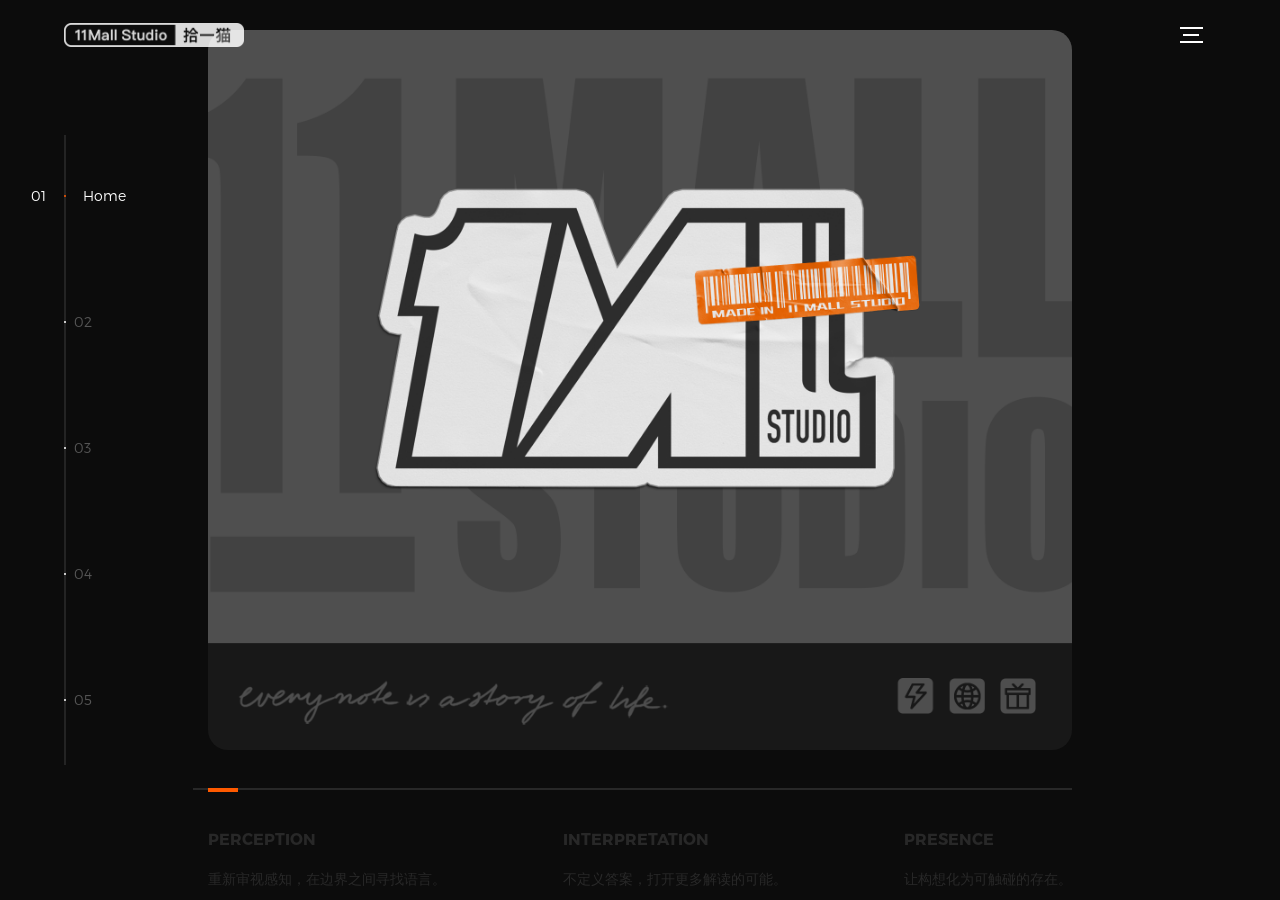
<file: index.html>
<!DOCTYPE html>
<html lang="zh-CN">
<head>
<title>11Mall Studio · 拾一猫工作室</title>
<meta charset="utf-8">
<meta name="viewport" content="width=device-width, initial-scale=1">
<meta http-equiv="X-UA-Compatible" content="IE=edge">
<meta name="description" content="HTML5 website template">
<meta name="keywords" content="">
<meta name="author" content="">
<link rel="stylesheet" href="assets/css/main.css">
</head>
	
<!-- CDN 加速 -->	
<script> 
const cdnPrefix = "https://cdn.jsdelivr.net/gh/11MallStudio/X@main/";
// 原始github pages基础地址，降级冗余
const originPrefix = "https://11mallstudio.github.io/X/";

document.querySelectorAll("img").forEach(img => {
  const rawSrc = img.getAttribute("src");
  // 只处理相对路径图片，跳过外链、base64内嵌图
  if (!rawSrc || rawSrc.startsWith("http") || rawSrc.startsWith("data:")) return;

  const cdnSrc = cdnPrefix + rawSrc;
  const originSrc = originPrefix + rawSrc;

  // 先尝试加载CDN地址
  const testImg = new Image();
  testImg.src = cdnSrc;

  testImg.onload = () => {
    img.src = cdnSrc;
  };
  // CDN加载失败，自动切回github原生地址
  testImg.onerror = () => {
    img.src = originSrc;
    console.warn("CDN图片加载失败，自动降级：", rawSrc);
  };
});
</script>

	
<body>

<!-- 移动端横屏提示模块 -->
<div class="device-notification">
  <a class="device-notification--logo" href="#0">
    <img src="assets/img/logo.png" alt="logo">
  </a>
  <p class="device-notification--message">11Mall Studio has so much to offer that we must request you orient your device to portrait or find a larger screen. You won't be disappointed.</p>
  <p class="device-notification--message">请切换竖屏浏览，以获得最佳体验！</p>
</div>

<div class="perspective effect-rotate-left">
  <div class="container"><div class="outer-nav--return"></div>
    <div id="viewport" class="l-viewport">
      <div class="l-wrapper">
        <!-- 页面头部：Logo + 按钮 + 移动端菜单开关 -->
        <header class="header">
          <a class="header--logo" href="#0">
            <img src="assets/img/logo.png" alt="logo">
          </a>
          <button class="header--cta cta">Custom Designed</button>
          <div class="header--nav-toggle">
            <span></span>
          </div>
        </header>

        <!-- 左侧侧边导航 -->
        <nav class="l-side-nav">
          <ul class="side-nav">
            <li class="is-active"><span>Home</span></li>
            <li><span>Works</span></li>
            <li><span>About</span></li>
            <li><span>Contact</span></li>
            <li><span>Hire us</span></li>
          </ul>
        </nav>

        <!-- 主内容区域，多页面滑动切换 -->
        <ul class="l-main-content main-content">
          <!-- ========== 首页 Home ========== -->
          <li class="l-section section section--is-active">
            <div class="intro">
              <div class="intro--banner">
                <img src="assets/img/about-us.png" alt="Welcome">
              </div>
              <div class="intro--options">
                <!-- 三栏文字链接 -->
                <a href="#0">
                  <h3>Perception</h3>
                  <p>重新审视感知，在边界之间寻找语言。</p>
                </a>
                <a href="#0">
                  <h3>Interpretation</h3>
                  <p>不定义答案，打开更多解读的可能。</p>
                </a>
                <a href="#0">
                  <h3>Presence</h3>
                  <p>让构想化为可触碰的存在。</p>
                </a>
              </div>
            </div>
          </li>

          <!-- ========== Works 作品页 ========== -->
          <li class="l-section section">
            <div class="work">
              <h2>在售商品</h2>
              <div class="work--lockup">
                <ul class="slider">
                  <li class="slider--item slider--item-left">
                    <a href="#0">
                      <div class="slider--item-image">
                        <img src="assets/img/sku/SKU-pack2.png" alt="SKU-1">
                      </div>
                      <p class="slider--item-title">【定制】迷你专辑 塑封版</p>
                      <p class="slider--item-description">质感通透，支持个性化定制，带挂孔可挂饰，轻触NFC播放歌曲。</p>
                    </a>
                  </li>
                  <li class="slider--item slider--item-center">
                    <a href="#0">
                      <div class="slider--item-image">
                        <img src="assets/img/sku/SKU-pack1.png" alt="SKU-0">
                      </div>
                      <p class="slider--item-title">【定制】迷你专辑</p>
                      <p class="slider--item-description">质感通透，支持个性化定制，带挂孔可挂饰，轻触NFC播放歌曲。</p>
                    </a>
                  </li>
                  <li class="slider--item slider--item-right">
                    <a href="#0">
                      <div class="slider--item-image">
                        <img src="assets/img/sku/SKU-stgj1.png" alt="SKU-2">
                      </div>
                      <p class="slider--item-title">【IU】迷你专辑 塑封版</p>
                      <p class="slider--item-description">1:1复刻经典，塑封包装亦可收藏送礼，内置NFC可轻触播放歌曲。</p>
                    </a>
                  </li>
                </ul>
                <div class="slider--prev">
                  <svg version="1.1" id="Layer_1" xmlns="http://www.w3.org/2000/svg" xmlns:xlink="http://www.w3.org/1999/xlink" x="0px" y="0px"
                  viewBox="0 0 150 118" style="enable-background:new 0 0 150 118;" xml:space="preserve">
                  <g transform="translate(0.000000,118.000000) scale(0.100000,-0.100000)">
                    <path d="M561,1169C525,1155,10,640,3,612c-3-13,1-36,8-52c8-15,134-145,281-289C527,41,562,10,590,10c22,0,41,9,61,29
                    c55,55,49,64-163,278L296,510h575c564,0,576,0,597,20c46,43,37,109-18,137c-19,10-159,13-590,13l-565,1l182,180
                    c101,99,187,188,193,199c16,30,12,57-12,84C631,1174,595,1183,561,1169z"/>
                  </g>
                  </svg>
                </div>
                <div class="slider--next">
                  <svg version="1.1" id="Layer_1" xmlns="http://www.w3.org/2000/svg" xmlns:xlink="http://www.w3.org/1999/xlink" x="0px" y="0px" viewBox="0 0 150 118" style="enable-background:new 0 0 150 118;" xml:space="preserve">
                  <g transform="translate(0.000000,118.000000) scale(0.100000,-0.100000)">
                    <path d="M870,1167c-34-17-55-57-46-90c3-15,81-100,194-211l187-185l-565-1c-431,0-571-3-590-13c-55-28-64-94-18-137c21-20,33-20,597-20h575l-192-193C800,103,794,94,849,39c20-20,39-29,61-29c28,0,63,30,298,262c147,144,272,271,279,282c30,51,23,60-219,304C947,1180,926,1196,870,1167z"/>
                  </g>
                  </svg>
                </div>
              </div>
            </div>
          </li>

          <!-- ========== About 关于页 ========== -->
          <li class="l-section section">
            <div class="about">
              <div class="about--banner">
                <h2>页面构建中</h2>
                <a href="https://11ms.taobao.com">SHOP
                  <span>
                    <svg version="1.1" id="Layer_1" xmlns="http://www.w3.org/2000/svg" xmlns:xlink="http://www.w3.org/1999/xlink" x="0px" y="0px" viewBox="0 0 150 118" style="enable-background:new 0 0 150 118;" xml:space="preserve">
                    <g transform="translate(0.000000,118.000000) scale(0.100000,-0.100000)">
                      <path d="M870,1167c-34-17-55-57-46-90c3-15,81-100,194-211l187-185l-565-1c-431,0-571-3-590-13c-55-28-64-94-18-137c21-20,33-20,597-20h575l-192-193C800,103,794,94,849,39c20-20,39-29,61-29c28,0,63,30,298,262c147,144,272,271,279,282c30,51,23,60-219,304C947,1180,926,1196,870,1167z"/>
                    </g>
                    </svg>
                  </span>
                </a>
                <img src="assets/img/about-visual.png" alt="About Us">
              </div>
              <div class="about--options">
                <a href="#0">
                  <h3>SKU 1</h3>
                </a>
                <a href="#0">
                  <h3>SKU 2</h3>
                </a>
                <a href="#0">
                  <h3>SKU 3</h3>
                </a>
              </div>
            </div>
          </li>

          <!-- ========== Contact 联系页 ========== -->
          <li class="l-section section">
            <div class="contact">
              <div class="contact--lockup">
                <div class="modal">
                  <div class="modal--information">
                    <p>淘宝：拾一猫来了</p>
                    <a href="">公众号：拾一猫来了</a>
                    <a href="mailto:service@11mallstudio.com">service@11mallstudio.com</a>
                  </div>
                  <ul class="modal--options">
					<li><a href="https://11ms.taobao.com">Taobao</a></li>
					<li><a href="#0">Wechat</a></li>
                    <li><a href="mailto:service@11mallstudio.com">Contact us</a></li>
                  </ul>
                </div>
              </div>
            </div>
          </li>

          <!-- ========== Hire us 委托表单页 ========== -->
          <li class="l-section section">
            <div class="hire">
              <h2>COMING SOON</h2>
				<h2>页面构建中... 敬请期待...</h2>
              <!-- checkout formspree.io for easy form setup >
              <form class="work-request">
                <div class="work-request--options">
                  <span class="options-a">
                    <input id="opt-1" type="checkbox" value="app design">
                    <label for="opt-1">
                      <svg version="1.1" id="Layer_1" xmlns="http://www.w3.org/2000/svg" xmlns:xlink="http://www.w3.org/1999/xlink" x="0px" y="0px"
                      viewBox="0 0 150 111" style="enable-background:new 0 0 150 111;" xml:space="preserve">
                      <g transform="translate(0.000000,111.000000) scale(0.100000,-0.100000)">
                        <path d="M950,705L555,310L360,505C253,612,160,700,155,700c-6,0-44-34-85-75l-75-75l278-278L550-5l475,475c261,261,475,480,475,485c0,13-132,145-145,145C1349,1100,1167,922,950,705z"/>
                      </g>
                      </svg>
                      App Design
                    </label>
                    <input id="opt-2" type="checkbox" value="graphic design">
                    <label for="opt-2">
                      <svg version="1.1" id="Layer_1" xmlns="http://www.w3.org/2000/svg" xmlns:xlink="http://www.w3.org/1999/xlink" x="0px" y="0px"
                      viewBox="0 0 150 111" style="enable-background:new 0 0 150 111;" xml:space="preserve">
                      <g transform="translate(0.000000,111.000000) scale(0.100000,-0.100000)">
                        <path d="M950,705L555,310L360,505C253,612,160,700,155,700c-6,0-44-34-85-75l-75-75l278-278L550-5l475,475c261,261,475,480,475,485c0,13-132,145-145,145C1349,1100,1167,922,950,705z"/>
                      </g>
                      </svg>
                      Graphic Design
                    </label>
                    <input id="opt-3" type="checkbox" value="motion design">
                    <label for="opt-3">
                      <svg version="1.1" id="Layer_1" xmlns="http://www.w3.org/2000/svg" xmlns:xlink="http://www.w3.org/1999/xlink" x="0px" y="0px"
                      viewBox="0 0 150 111" style="enable-background:new 0 0 150 111;" xml:space="preserve">
                      <g transform="translate(0.000000,111.000000) scale(0.100000,-0.100000)">
                        <path d="M950,705L555,310L360,505C253,612,160,700,155,700c-6,0-44-34-85-75l-75-75l278-278L550-5l475,475c261,261,480,480,475,485c0,13-132,145-145,145C1349,1100,1167,922,950,705z"/>
                      </g>
                      </svg>
                      Motion Design
                    </label>
                  </span>
                  <span class="options-b">
                    <input id="opt-4" type="checkbox" value="ux design">
                    <label for="opt-4">
                      <svg version="1.1" id="Layer_1" xmlns="http://www.w3.org/2000/svg" xmlns:xlink="http://www.w3.org/1999/xlink" x="0px" y="0px"
                      viewBox="0 0 150 111" style="enable-background:new 0 0 150 111;" xml:space="preserve">
                      <g transform="translate(0.000000,111.000000) scale(0.100000,-0.100000)">
                        <path d="M950,705L555,310L360,505C253,612,160,700,155,700c-6,0-44-34-85-75l-75-75l278-278L550-5l475,475c261,261,475,480,475,485c0,13-132,145-145,145C1349,1100,1167,922,950,705z"/>
                      </g>
                      </svg>
                      UX Design
                    </label>
                    <input id="opt-5" type="checkbox" value="webdesign">
                    <label for="opt-5">
                      <svg version="1.1" id="Layer_1" xmlns="http://www.w3.org/2000/svg" xmlns:xlink="http://www.w3.org/1999/xlink" x="0px" y="0px"
                      viewBox="0 0 150 111" style="enable-background:new 0 0 150 111;" xml:space="preserve">
                      <g transform="translate(0.000000,111.000000) scale(0.100000,-0.100000)">
                        <path d="M950,705L555,310L360,505C253,612,160,700,155,700c-6,0-44-34-85-75l-75-75l278-278L550-5l475,475c261,261,475,480,475,485c0,13-132,145-145,145C1349,1100,1167,922,950,705z"/>
                      </g>
                      </svg>
                      Webdesign
                    </label>
                    <input id="opt-6" type="checkbox" value="marketing">
                    <label for="opt-6">
                      <svg version="1.1" id="Layer_1" xmlns="http://www.w3.org/2000/svg" xmlns:xlink="http://www.w3.org/1999/xlink" x="0px" y="0px"
                      viewBox="0 0 150 111" style="enable-background:new 0 0 150 111;" xml:space="preserve">
                      <g transform="translate(0.000000,111.000000) scale(0.100000,-0.100000)">
                        <path d="M950,705L555,310L360,505C253,612,160,700,155,700c-6,0-44-34-85-75l-75-75l278-278L550-5l475,475c261,261,475,480,475,485c0,13-132,145-145,145C1349,1100,1167,922,950,705z"/>
                      </g>
                      </svg>
                      Marketing
                    </label>
                  </span>
                </div>
                <div class="work-request--information">
                  <div class="information-name">
                    <input id="name" type="text" spellcheck="false">
                    <label for="name">Name</label>
                  </div>
                  <div class="information-email">
                    <input id="email" type="email" spellcheck="false">
                    <label for="email">Email</label>
                  </div>
                </div >
                <input type="submit" value="Send Request" -->
              </form>
            </div>
          </li>
        </ul>
      </div>
    </div>
  </div>
  <!-- 底部外侧导航 -->
  <ul class="outer-nav">
    <li class="is-active">Home</li>
    <li>Works</li>
    <li>About</li>
    <li>Contact</li>
    <li>Hire us</li>
  </ul>
</div>

<!-- JS脚本 -->
<script src="assets/js/vendor/jquery-2.2.4.min.js"></script>
<script>window.jQuery || document.write('<script src="assets/js/vendor/jquery-2.2.4.min.js"><\/script>')</script>
<script src="assets/js/functions-min.js"></script>
</body>
</html>
</file>
<file: assets/css/main.css>
/* =============================================
   字体引入：Montserrat 字重 900/700/400/300
   ============================================= */
@font-face {
    font-family: 'Montserrat';
    src: url("fonts/Montserrat-Black.eot");
    src: local("☺"),
        url("fonts/Montserrat-Black.woff") format("woff"),
        url("fonts/Montserrat-Black.ttf") format("truetype"),
        url("fonts/Montserrat-Black.svg") format("svg");
    font-weight: 900;
    font-style: normal;
}
@font-face {
    font-family: 'Montserrat';
    src: url("fonts/Montserrat-Bold.eot");
    src: local("☺"),
        url("fonts/Montserrat-Bold.woff") format("woff"),
        url("fonts/Montserrat-Bold.ttf") format("truetype"),
        url("fonts/Montserrat-Bold.svg") format("svg");
    font-weight: 700;
    font-style: normal;
}
@font-face {
    font-family: 'Montserrat';
    src: url("fonts/Montserrat-Regular.eot");
    src: local("☺"),
        url("fonts/Montserrat-Regular.woff") format("woff"),
        url("fonts/Montserrat-Regular.ttf") format("truetype"),
        url("fonts/Montserrat-Regular.svg") format("svg");
    font-weight: 400;
    font-style: normal;
}
@font-face {
    font-family: 'Montserrat';
    src: url("fonts/Montserrat-Light.eot");
    src: local("☺"),
        url("fonts/Montserrat-Light.woff") format("woff"),
        url("fonts/Montserrat-Light.ttf") format("truetype"),
        url("fonts/Montserrat-Light.svg") format("svg");
    font-weight: 300;
    font-style: normal;
}

/* =============================================
   normalize.css v3.0.2 基础重置（保留原版，保证兼容性）
   ============================================= */
html {
    font-family: sans-serif;
    -ms-text-size-adjust: 100%;
    -webkit-text-size-adjust: 100%;
}
body {
    margin: 0;
}
article, aside, details, figcaption, figure, footer, header, hgroup, main, menu, nav, section, summary {
    display: block;
}
audio, canvas, progress, video {
    display: inline-block;
    vertical-align: baseline;
}
audio:not([controls]) {
    display: none;
    height: 0;
}
[hidden], template {
    display: none;
}
a {
    background-color: transparent;
}
a:active, a:hover {
    outline: 0;
}
abbr[title] {
    border-bottom: 1px dotted;
}
b, strong {
    font-weight: bold;
}
dfn {
    font-style: italic;
}
h1 {
    font-size: 2em;
    margin: 0.67em 0;
}
mark {
    background: #ff0;
    color: #000;
}
small {
    font-size: 80%;
}
sub, sup {
    font-size: 75%;
    line-height: 0;
    position: relative;
    vertical-align: baseline;
}
sup {
    top: -0.5em;
}
sub {
    bottom: -0.25em;
}
img {
    border: 0;
}
svg:not(:root) {
    overflow: hidden;
}
figure {
    margin: 1em 40px;
}
hr {
    box-sizing: content-box;
    height: 0;
}
pre {
    overflow: auto;
}
code, kbd, pre, samp {
    font-family: monospace, monospace;
    font-size: 1em;
}
button, input, optgroup, select, textarea {
    color: inherit;
    font: inherit;
    margin: 0;
}
button {
    overflow: visible;
}
button, select {
    text-transform: none;
}
button, html input[type="button"], input[type="reset"], input[type="submit"] {
    -webkit-appearance: button;
    cursor: pointer;
}
button[disabled], html input[disabled] {
    cursor: default;
}
button::-moz-focus-inner, input::-moz-focus-inner {
    border: 0;
    padding: 0;
}
input {
    line-height: normal;
}
input[type="checkbox"], input[type="radio"] {
    box-sizing: border-box;
    padding: 0;
}
input[type="number"]::-webkit-inner-spin-button, input[type="number"]::-webkit-outer-spin-button {
    height: auto;
}
input[type="search"] {
    -webkit-appearance: textfield;
    box-sizing: content-box;
}
input[type="search"]::-webkit-search-cancel-button, input[type="search"]::-webkit-search-decoration {
    -webkit-appearance: none;
}
fieldset {
    border: 1px solid #c0c0c0;
    margin: 0 2px;
    padding: 0.35em 0.625em 0.75em;
}
legend {
    border: 0;
    padding: 0;
}
textarea {
    overflow: auto;
}
optgroup {
    font-weight: bold;
}
table {
    border-collapse: collapse;
    border-spacing: 0;
}
td, th {
    padding: 0;
}

/* 选中文字样式 */
::-moz-selection {
    background: #FFF498;
}
::selection {
    background: #FFF498;
}
img::-moz-selection {
    background: transparent;
}
img::selection {
    background: transparent;
}
body {
    -webkit-tap-highlight-color: #FFF498;
}

/* =============================================
   全局基础样式
   ============================================= */
body {
    background-color: #0c0c0c;
    font-size: 14px;
    line-height: 1.6;
    font-family: "Montserrat", sans-serif;
    color: #fff;
    -webkit-font-smoothing: antialiased;
    -webkit-text-size-adjust: 100%;
}

/* 主视口容器 */
.l-viewport {
    position: relative;
    width: 100%;
    height: 100vh;
    box-shadow: 0 0 45px 5px rgba(0, 0, 0, 0.85);
    overflow: hidden;
}
.l-wrapper {
    position: relative;
    width: 1440px;
    max-width: 90%;
    height: 100%;
    margin: 0 auto;
}

/* 左侧侧边导航栏 */
.l-side-nav {
    position: absolute;
    left: 0;
    display: flex;
    height: 100%;
    align-items: center;
}
.l-side-nav::before {
    content: "";
    position: absolute;
    top: 50%;
    left: 0;
    transform: translateY(-50%);
    width: 2px;
    height: 70%;
    max-height: 750px;
    background-color: #555;
    opacity: .35;
    z-index: 10;
}
@media (max-width: 1180px) {
    .l-side-nav {
        display: none;
    }
}

/* 主内容区域，各个section的容器 */
.l-main-content {
    position: relative;
    width: 100%;
    height: 100%;
    margin: 0;
    padding: 0;
    list-style: none;
}
.l-section {
    position: absolute;
    width: 100%;
    height: 100%;
}

/* 小尺寸设备提示弹窗 */
.device-notification {
    display: none;
    position: fixed;
    top: 0;
    left: 0;
    width: 100%;
    height: 100%;
    flex-direction: column;
    align-items: center;
    justify-content: center;
    background-color: #0c0c0c;
    z-index: 12;
}
.device-notification--logo {
    display: flex;
    align-items: center;
    text-decoration: none;
    color: #fff;
}
.device-notification--logo img {
	width: 180px;
	height: auto;
}
.device-notification--message {
    width: 70%;
    margin: 30px 0 0 0;
    font-weight: 700;
    text-align: center;
}
/* 横屏：触发限制弹窗 */
@media (min-width: 360px) and (max-width: 999px) and (orientation: landscape) {
    .device-notification {
        display: flex;
    }
}
/* 竖屏：窄且矮的设备 */
@media (max-width: 767px) and (min-width: 601px) and (max-height: 680px) {
    .device-notification {
        display: flex;
    }
}
@media (max-width: 600px) and (min-width: 480px) and (max-height: 580px) {
    .device-notification {
        display: flex;
    }
}
@media(max-width: 359px) {
    .device-notification {
        display: flex;
    }
}

/* 页面切换动画：section 显隐、上下位移 */
.section {
    opacity: 0;
    visibility: hidden;
    transition: opacity .4s ease-in-out, visibility 0s .4s;
}
.section--is-active {
    opacity: 1;
    visibility: visible;
    z-index: 1;
    transition: opacity .4s ease-in-out .4s;
}
.section--next {
    transform: translateY(-45px);
    transition: transform .4s ease-in-out;
}
.section--prev {
    transform: translateY(45px);
    transition: transform .4s ease-in-out;
}

/* =============================================
   顶部 Header 头部（logo + 汉堡菜单 + 按钮）
   ============================================= */
.header {
    position: absolute;
    top: 0;
    left: 0;
    display: flex;
    width: 100%;
    height: 70px;
    align-items: center;
    justify-content: space-between;
    z-index: 10;
}
.header--logo {
    display: flex;
    align-items: center;
    text-decoration: none;
    color: #fff;
	width: 180px;
	height: auto;
}
.header--logo img {
	width: 180px;
	height: auto;
}
.header--nav-toggle {
    display: flex;
    width: 50px;
    height: 50px;
    flex-direction: column;
    align-items: center;
    justify-content: center;
    cursor: pointer;
}
.header--nav-toggle span,
.header--nav-toggle::before,
.header--nav-toggle::after {
    content: "";
    position: relative;
    width: 16px;
    height: 2px;
    background-color: #fff;
}
.header--nav-toggle::before {
    bottom: 5px;
    width: 23px;
}
.header--nav-toggle::after {
    top: 5px;
    width: 23px;
}
.header--cta {
    position: absolute;
    top: 50%;
    left: 50%;
    transform: translate(-50%, -50%);
    padding: 0 20px;
    line-height: 30px;
    text-decoration: none;
    color: #fff;
    font-weight: 700;
    text-transform: uppercase;
    background-color: #ff5a00;
    border: none;
	border-radius: 20px;
    opacity: 0;
    visibility: hidden;
    transition: opacity .4s ease-in-out, visibility 0s .4s;
}
.header--cta:focus {
    outline: none;
}
.header--cta.is-active {
    opacity: 1;
    visibility: visible;
    transition: opacity .4s ease-in-out .4s;
}
@media (max-width: 767px) {
    .header--cta {
        display: none;
    }
}

/* 侧边导航序号列表 */
.side-nav {
    position: relative;
    display: flex;
    width: 100px;
    height: 70%;
    max-height: 750px;
    flex-direction: column;
    justify-content: space-around;
    margin: 0;
    padding: 0;
    list-style-position: inside;
    z-index: 10;
}
.side-nav>li {
    position: relative;
    top: -5px;
    color: #fff;
    font-size: 6px;
    cursor: pointer;
}
.side-nav>li span {
    position: relative;
    top: 3px;
    left: 10px;
    color: #fff;
    font-size: 14px;
    font-weight: 300;
    opacity: 0;
    visibility: hidden;
}
.side-nav>li::before {
    position: absolute;
    top: 3px;
    left: 10px;
    color: #555;
    font-size: 14px;
    font-weight: 300;
}
.side-nav li:nth-child(1)::before { content: "01"; }
.side-nav li:nth-child(2)::before { content: "02"; }
.side-nav li:nth-child(3)::before { content: "03"; }
.side-nav li:nth-child(4)::before { content: "04"; }
.side-nav li:nth-child(5)::before { content: "05"; }
.side-nav li.is-active {
    color: #ff5a00;
    transition: color .4s ease-in-out;
}
.side-nav li.is-active span {
    opacity: 1;
    visibility: visible;
    transition: opacity .4s ease-in-out;
}
.side-nav li.is-active::before {
    left: -33px;
    color: #fff;
}

/* =============================================
   首页 Intro 模块（Home页面）【这里是改动重点】
   ============================================= */
.intro {
    position: relative;
    display: flex;
    width: 900px;
    max-width: 75%;
    height: 100%;
    flex-direction: column;
    justify-content: center;
    margin: 0 auto;
}
@media (max-width: 1180px) {
    .intro {
        max-width: 100%;
    }
}
.intro--banner {
    position: relative;
    height: 800px;
}
.intro--banner::before {
    content: "";
    position: absolute;
    bottom: 20px;
    left: -15px;
    right: 0;
    height: 2px;
    background-color: #282828;
}
.intro--banner::after {
    content: "";
    position: absolute;
    bottom: 18px;
    left: 0;
    width: 30px;
    height: 4px;
    background-color: #ff5a00;
}
.intro--banner h1 {
    position: relative;
    font-size: 68px;
    font-weight: 900;
    line-height: 1;
    z-index: 1;
}
.intro--banner button {
    position: relative;
    padding: 5px 17px 5px 12px;
    font-weight: 700;
    text-transform: uppercase;
    background-color: transparent;
    border: none;
}
.intro--banner button .btn-background {
    position: absolute;
    top: 0;
    left: 23px;
    right: 0;
    height: 100%;
    background-color: #ff5a00;
    z-index: -1;
    transition: left .2s ease-in-out;
}
.intro--banner button:hover .btn-background {
    left: 0;
}
.intro--banner button:focus {
    outline: none;
}
.intro--banner button svg {
    position: relative;
    left: 5px;
    width: 15px;
    fill: #fff;
}
.intro--banner img {
  position: absolute;
  bottom: 60px;
  left: 50%;
  transform: translateX(-50%);
  width: 100%;
  height: auto;
  border-radius: 20px;
}

.intro--options {
    display: flex;
    justify-content: space-between;
    margin: 0;
    padding: 0;
    list-style: none;
}
.intro--options>a {
    max-width: 250px;
    text-decoration: none;
    color: #282828;
    transition: color .2s ease-in-out;
}
.intro--options>a:hover {
    color: #fff;
}
.intro--options h3 {
    font-size: 16px;
    text-transform: uppercase;
}
.intro--options p {
    margin-bottom: 0;
}
@media (max-width: 900px) {
    .intro--banner { height: 650px; }
    .intro--banner h1 { font-size: 55px; }
    .intro--options>a { margin-right: 30px; }
    .intro--options>a:last-child { margin-right: 0; }
}
@media (max-width: 767px) {
    .intro--banner { height: 600px; }
    .intro--banner h1 { font-size: 44px; }
    .intro--options { display: block; }
    .intro--options>a { display: block; max-width: 100%; margin: 0 0 30px 0; }
    .intro--options>a:last-child { margin-bottom: 0; }
}
@media (max-width: 600px) {
    .intro--banner { height: 500px; }
    .intro--banner h1 { font-size: 55px; }
}
@media (max-width: 600px) and (max-height: 750px) {
    .intro--banner { height: auto; }
    .intro--banner::before, .intro--banner::after { display: none; }
    .intro--banner h1 { margin-top: 0; }
    .intro--options { display: none; }
}

/* =============================================
   Work 作品轮播模块
   ============================================= */
.work {
    position: relative;
    display: flex;
    width: 960px;
    max-width: 80%;
    height: 100%;
    flex-direction: column;
    justify-content: center;
    margin: 0 auto;
}
@media (max-width: 1180px) {
    .work {
        max-width: 100%;
    }
}
.work h2 {
    margin: 0 0 20px 0;
    font-size: 30px;
    text-align: center;
}
.work--lockup {
    position: relative;
}
.work--lockup .slider {
    position: relative;
    display: flex;
    width: 80%;
    margin: 0 auto;
    padding: 0;
    list-style: none;
}
.work--lockup .slider--item {
    position: absolute;
    display: none;
    text-align: center;
}
.work--lockup .slider--item a {
    text-decoration: none;
    color: #858585;
}
.work--lockup .slider--item-title {
    margin-top: 10px;
    font-size: 12px;
    font-weight: 700;
    text-transform: uppercase;
}
.work--lockup .slider--item-description {
    display: none;
    max-width: 250px;
    margin: 0 auto;
}
.work--lockup .slider--item-image {
    width: 150px;
    height: auto;
    margin: 0 auto;
    overflow: visible;
}
.work--lockup .slider--item-image img {
    width: 100%;
    height: auto;
    object-fit: unset;
}
.work--lockup .slider--item-left {
    top: 50%;
    left: 0;
    transform: translateY(-50%);
    display: block;
}
.work--lockup .slider--item-right {
    top: 50%;
    right: 0;
    transform: translateY(-50%);
    display: block;
}
.work--lockup .slider--item-center {
    position: relative;
    top: 30px;
    left: 50%;
    transform: translateX(-50%);
    display: block;
}
.work--lockup .slider--item-center a {
    color: #fff;
}
.work--lockup .slider--item-center .slider--item-title {
    margin-top: 25px;
    font-size: 16px;
}
.work--lockup .slider--item-center .slider--item-description {
    display: block;
}
.work--lockup .slider--item-center .slider--item-image {
    width: 300px;
    height: auto;
}
.work--lockup .slider--next,
.work--lockup .slider--prev {
    position: absolute;
    top: 50%;
    transform: translateY(-50%);
    display: flex;
    width: 50px;
    height: 50px;
    align-items: center;
    justify-content: center;
    background-color: #282828;
    border-radius: 50%;
    cursor: pointer;
}
.work--lockup .slider--next svg,
.work--lockup .slider--prev svg {
    width: 20px;
    fill: #fff;
}
.work--lockup .slider--next {
    right: 0;
}
.work--lockup .slider--prev {
    left: 0;
}
@media (max-width: 900px) {
    .work--lockup .slider--item-image { width: 120px; height: auto; }
    .work--lockup .slider--item-center .slider--item-image { width: 240px; height: auto; }
    /* 移动端箭头同样保持居中，删掉固定top */
    .work--lockup .slider--next, .work--lockup .slider--prev {
        top: 50%;
        transform: translateY(-50%);
    }
}
@media (max-width: 767px) {
    .work--lockup .slider { width: 75%; }
    .work--lockup .slider--item-image { width: 90px; height: auto; }
    .work--lockup .slider--item-center .slider--item-image { width: 190px; height: auto; }
    /* 移动端箭头同样保持居中 */
    .work--lockup .slider--next, .work--lockup .slider--prev {
        top: 50%;
        transform: translateY(-50%);
    }
}
@media (max-width: 600px) {
    .work--lockup .slider { width: auto; }
    .work--lockup .slider--item-left, .work--lockup .slider--item-right { display: none; }
}

/* =============================================
   About 关于我们模块
   ============================================= */
.about {
    position: relative;
    display: flex;
    width: 900px;
    max-width: 75%;
    height: 100%;
    flex-direction: column;
    justify-content: center;
    margin: 0 auto;
}
@media (max-width: 1180px) {
    .about {
        max-width: 100%;
    }
}
.about--banner {
    position: relative;
    height: 475px;
}
.about--banner::before {
    content: "";
    position: absolute;
    top: 20px;
    left: 200px;
    transform: rotate(-25deg);
    border: 5px solid #ff5a00;
    border-right-color: transparent;
    border-bottom-color: transparent;
}
.about--banner::after {
    content: "";
    position: absolute;
    top: 75px;
    left: 400px;
    transform: rotate(45deg);
    width: 10px;
    height: 10px;
    background-color: #ff5a00;
}
.about--banner h2 {
    position: relative;
    margin-top: 35px;
    font-size: 68px;
    font-weight: 900;
    line-height: 1;
    z-index: 1;
}
.about--banner h2::before {
    content: "";
    position: absolute;
    top: 60px;
    left: 268px;
    width: 30px;
    height: 30px;
    background-color: #ff5a00;
    border-radius: 50%;
}
.about--banner h2::after {
    content: "";
    position: absolute;
    top: 255px;
    left: 255px;
    width: 10px;
    height: 10px;
    background-color: #ff5a00;
}
.about--banner a {
    padding: 5px 17px 5px 0;
    text-decoration: none;
    color: #fff;
    font-weight: 700;
    text-transform: uppercase;
    background-color: transparent;
}
.about--banner a:hover svg {
    left: 10px;
}
.about--banner a svg {
    position: relative;
    left: 5px;
    width: 15px;
    fill: #fff;
    transition: left .2s ease-in-out;
}
.about--banner img {
    position: absolute;
    bottom: -90px;
    right: -12px;
}
.about--options {
    display: flex;
    max-width: 600px;
    justify-content: space-between;
    margin: 0;
    padding: 0;
    list-style: none;
}
.about--options>a {
    position: relative;
    width: 150px;
    height: 75px;
    text-decoration: none;
    color: #fff;
    border: 6px solid #ff5a00;
	border-radius: 5px;
    background-position: center;
    background-size: cover;
    background-repeat: no-repeat;
}
.about--options>a:nth-child(1) { background-image: url("../img/about-1.jpg"); }
.about--options>a:nth-child(2) { background-image: url("../img/about-2.jpg"); }
.about--options>a:nth-child(3) { background-image: url("../img/about-3.jpg"); }
.about--options>a:hover h3 {
    bottom: -50px;
}
.about--options h3 {
    position: absolute;
    bottom: -38px;
    left: 10px;
    font-size: 16px;
    text-transform: uppercase;
    transition: bottom .2s ease-in-out, left .2s ease-in-out;
}
@media (max-width: 767px) {
    .about--banner { height: 305px; }
    .about--banner::before { top: 0; left: 125px; }
    .about--banner::after { top: 35px; left: 260px; }
    .about--banner h2 { margin-top: 10px; font-size: 44px; }
    .about--banner h2::before { top: 28px; left: 168px; }
    .about--banner h2::after { top: 163px; left: 163px; }
    .about--banner img { width: 315px; }
}

@media (max-width: 600px) {
    .about--banner { height: auto; }
    .about--banner::before { left: 155px; }
    .about--banner::after { left: 310px; }
    .about--banner h2 { margin-top: 0; font-size: 55px; }
    .about--banner h2::before { top: 43px; left: 214px; }
    .about--banner h2::after { top: 205px; left: 205px; }
    .about--banner img { display: none; }
    .about--options { display: none; }
}

/* =============================================
   Contact 联系页面
   ============================================= */
.contact {
    position: fixed;
    top: 0;
    left: 0;
    width: 100%;
    height: 100%;
    background-image: url("../img/contact-visual.png");
    background-position: center;
    background-size: cover;
    background-repeat: no-repeat;
}
.contact--lockup {
    position: relative;
    display: flex;
    width: 900px;
    max-width: 75%;
    height: 100%;
    align-items: center;
    justify-content: flex-end;
    margin: 0 auto;
}
@media (max-width: 1180px) {
    .contact--lockup {
        max-width: 90%;
    }
}
@media (max-width: 767px) {
    .contact--lockup {
        justify-content: center;
    }
}
.contact--lockup .modal {
    padding: 45px 45px;
	border-radius: 12px;
    text-align: center;
    background-color: #0c0c0c;
    box-shadow: 0 0 30px 0 rgba(0, 0, 0, 0.75);
}
.contact--lockup .modal--information p,
.contact--lockup .modal--information a {
    display: block;
    margin: 14px 0;
    text-decoration: none;
    color: #fff;
    font-weight: 700;
}
.contact--lockup .modal--information p {
    margin-top: 0;
}
.contact--lockup .modal--options {
    margin: 0;
    padding: 0;
    list-style: none;
}
.contact--lockup .modal--options>li {
    width: 130px;
    margin: 0 auto 25px auto;
	border-radius: 6px;
}
.contact--lockup .modal--options li:nth-child(1) { background-color: #ff5a00; }
.contact--lockup .modal--options li:nth-child(2) { background-color: #00c21b; }
.contact--lockup .modal--options li:nth-child(3) { margin-bottom: 0; background-color: #1769ff; text-transform: uppercase; }
.contact--lockup .modal--options a {
    display: block;
    width: 100%;
    padding: 8px 0;
    text-decoration: none;
    color: #fff;
    font-weight: 700;
}

/* =============================================
   Hire 招募/表单页面
   ============================================= */
.hire {
    position: relative;
    display: flex;
    width: 700px;
    max-width: 75%;
    height: 100%;
    flex-direction: column;
    justify-content: center;
    margin: 0 auto;
}
@media (max-width: 1180px) {
    .hire {
        max-width: 100%;
    }
}
.hire h2 {
    margin: 0 0 20px 0;
    font-size: 30px;
    text-align: center;
}
.work-request {
    display: flex;
    width: 100%;
    flex-direction: column;
    align-items: center;
    color: #fff;
}
.work-request input[type="submit"] {
    width: 400px;
    max-width: 100%;
    line-height: 50px;
    font-size: 16px;
    font-weight: 700;
    text-transform: uppercase;
    background-color: #ff5a00;
    border: none;
    border-radius: 0;
}
.work-request input[type="submit"]:focus {
    outline: none;
}
.work-request--options {
    display: flex;
    width: 100%;
    flex-direction: column;
    align-items: center;
    margin: 30px 0;
}
.work-request--options .options-a {
    display: flex;
    width: 100%;
    justify-content: space-between;
}
.work-request--options .options-b {
    display: flex;
    width: 72%;
    flex-wrap: wrap;
    justify-content: space-around;
}
.work-request--options label {
    display: block;
    width: 200px;
    margin-bottom: 30px;
    line-height: 50px;
    font-size: 16px;
    font-weight: 700;
    text-align: center;
    border: 2px solid #fff;
    cursor: pointer;
    transition: background-color .2s ease-in-out, border-color .2s ease-in-out;
}
.work-request--options label svg {
    position: relative;
    left: -5px;
    width: 0;
    fill: #fff;
    transition: width .2s ease-in-out;
}
.work-request--options input[type="checkbox"] {
    display: none;
}
.work-request--options input[type="checkbox"]:checked+label {
    background-color: #ff5a00;
    border-color: #ff5a00;
}
.work-request--options input[type="checkbox"]:checked+label svg {
    width: 15px;
}
.work-request--information {
    display: flex;
    width: 100%;
    justify-content: space-between;
    margin-bottom: 60px;
}
.work-request--information .information-name,
.work-request--information .information-email {
    position: relative;
    width: 45%;
    height: 50px;
    font-size: 30px;
    font-weight: 300;
}
.work-request--information input[type="text"],
.work-request--information input[type="email"] {
    width: 100%;
    padding: 0 0 5px 0;
    background-color: transparent;
    border: none;
    border-bottom: 1px solid #fff;
    border-radius: 0;
}
.work-request--information input[type="text"]:focus,
.work-request--information input[type="email"]:focus {
    outline: none;
    background-color: #0c0c0c;
}
.work-request--information label {
    position: absolute;
    top: 0;
    left: 0;
    pointer-events: none;
    transition: top .2s ease-in-out, font-size .2s ease-in-out;
}
.work-request--information input:focus+label,
.work-request--information input.has-value+label {
    top: -15px;
    font-size: 14px;
}
@media (max-width: 767px) {
    .work-request--options {
        flex-direction: row;
        justify-content: space-around;
    }
    .work-request--options .options-a,
    .work-request--options .options-b {
        display: block;
        width: auto;
    }
}
@media (max-width: 600px) {
    .work-request--options { margin: 20px 0; }
}
@media (max-width: 600px) and (max-width: 415px) {
    .work-request--options { justify-content: space-between; }
}
@media (max-width: 600px) {
    .work-request--options label { width: 150px; margin-bottom: 15px; font-size:14px; }
    .work-request--options input[type="checkbox"]:checked+label svg { width:12px; }
    .work-request--information { margin-bottom:30px; }
    .work-request--information .information-name,.work-request--information .information-email { height:40px; font-size:24px; }
}

/* =============================================
   3D 翻转透视动画模块（页面切换特效）
   ============================================= */
.perspective {
    position: relative;
    width: 100%;
    height: 100%;
    overflow: hidden;
}
.perspective--modalview {
    position: fixed;
    perspective: 1500px;
}
.container {
    position: relative;
    transform: translateZ(0) translateX(0) rotateY(0deg);
    min-height: 100%;
    outline: 30px solid #ff5a00;
    transition: transform .4s;
}
.modalview .container {
    position: absolute;
    width: 100%;
    height: 100%;
    overflow: hidden;
    backface-visibility: hidden;
}
.effect-rotate-left .container {
    transform-origin: 0% 50%;
    transition: transform .4s;
}
.effect-rotate-left--animate .container {
    transform: translateZ(-1800px) translateX(-50%) rotateY(45deg);
    outline: 30px solid #ff5a00;
}
.outer-nav {
    position: absolute;
    top: 50%;
    left: 55%;
    transform: translateY(-50%);
    transform-style: preserve-3d;
    margin: 0;
    padding: 0;
    list-style: none;
    text-align: center;
    visibility: hidden;
    transition: visibility 0s .2s;
}
.outer-nav.is-vis {
    visibility: visible;
}
.outer-nav--return {
    position: absolute;
    top: 0;
    left: 0;
    width: 100%;
    height: 100%;
    display: none;
    cursor: pointer;
    z-index: 11;
}
.outer-nav--return.is-vis {
    display: block;
}
.outer-nav>li {
    transform-style: preserve-3d;
    transform: translateX(350px) translateZ(-1000px);
    font-size: 55px;
    font-weight: 900;
    opacity: 0;
    cursor: pointer;
    transition: opacity .2s, transform .2s;
}
.outer-nav>li.is-vis {
    transform: translateX(0) translateZ(0);
    opacity: 1;
    transition: opacity .4s, transform .4s;
}
.outer-nav>li::before {
    content: "";
    position: absolute;
    top: 50%;
    left: 50%;
    transform: translate(-50%, -25%);
    width: 110%;
    height: 15px;
    opacity: 0;
    background-color: #ff5a00;
}
.outer-nav>li.is-active::before {
    opacity: 1;
}
@media (max-width: 767px) {
    .outer-nav>li { font-size: 44px; }
}
@media (max-width: 600px) {
    .outer-nav>li { font-size: 34px; }
}
/* 导航依次延迟弹出 */
.outer-nav li.is-vis:nth-child(2) { transition-delay: .04s; }
.outer-nav li.is-vis:nth-child(3) { transition-delay: .08s; }
.outer-nav li.is-vis:nth-child(4) { transition-delay: .12s; }
.outer-nav li.is-vis:nth-child(5) { transition-delay: .16s; }

/* 底部隐藏版权链接，原样保留 */
.tlinks {
    text-indent: -9999px;
    height: 0;
    line-height: 0;
    font-size: 0;
    overflow: hidden;
}
</file>
